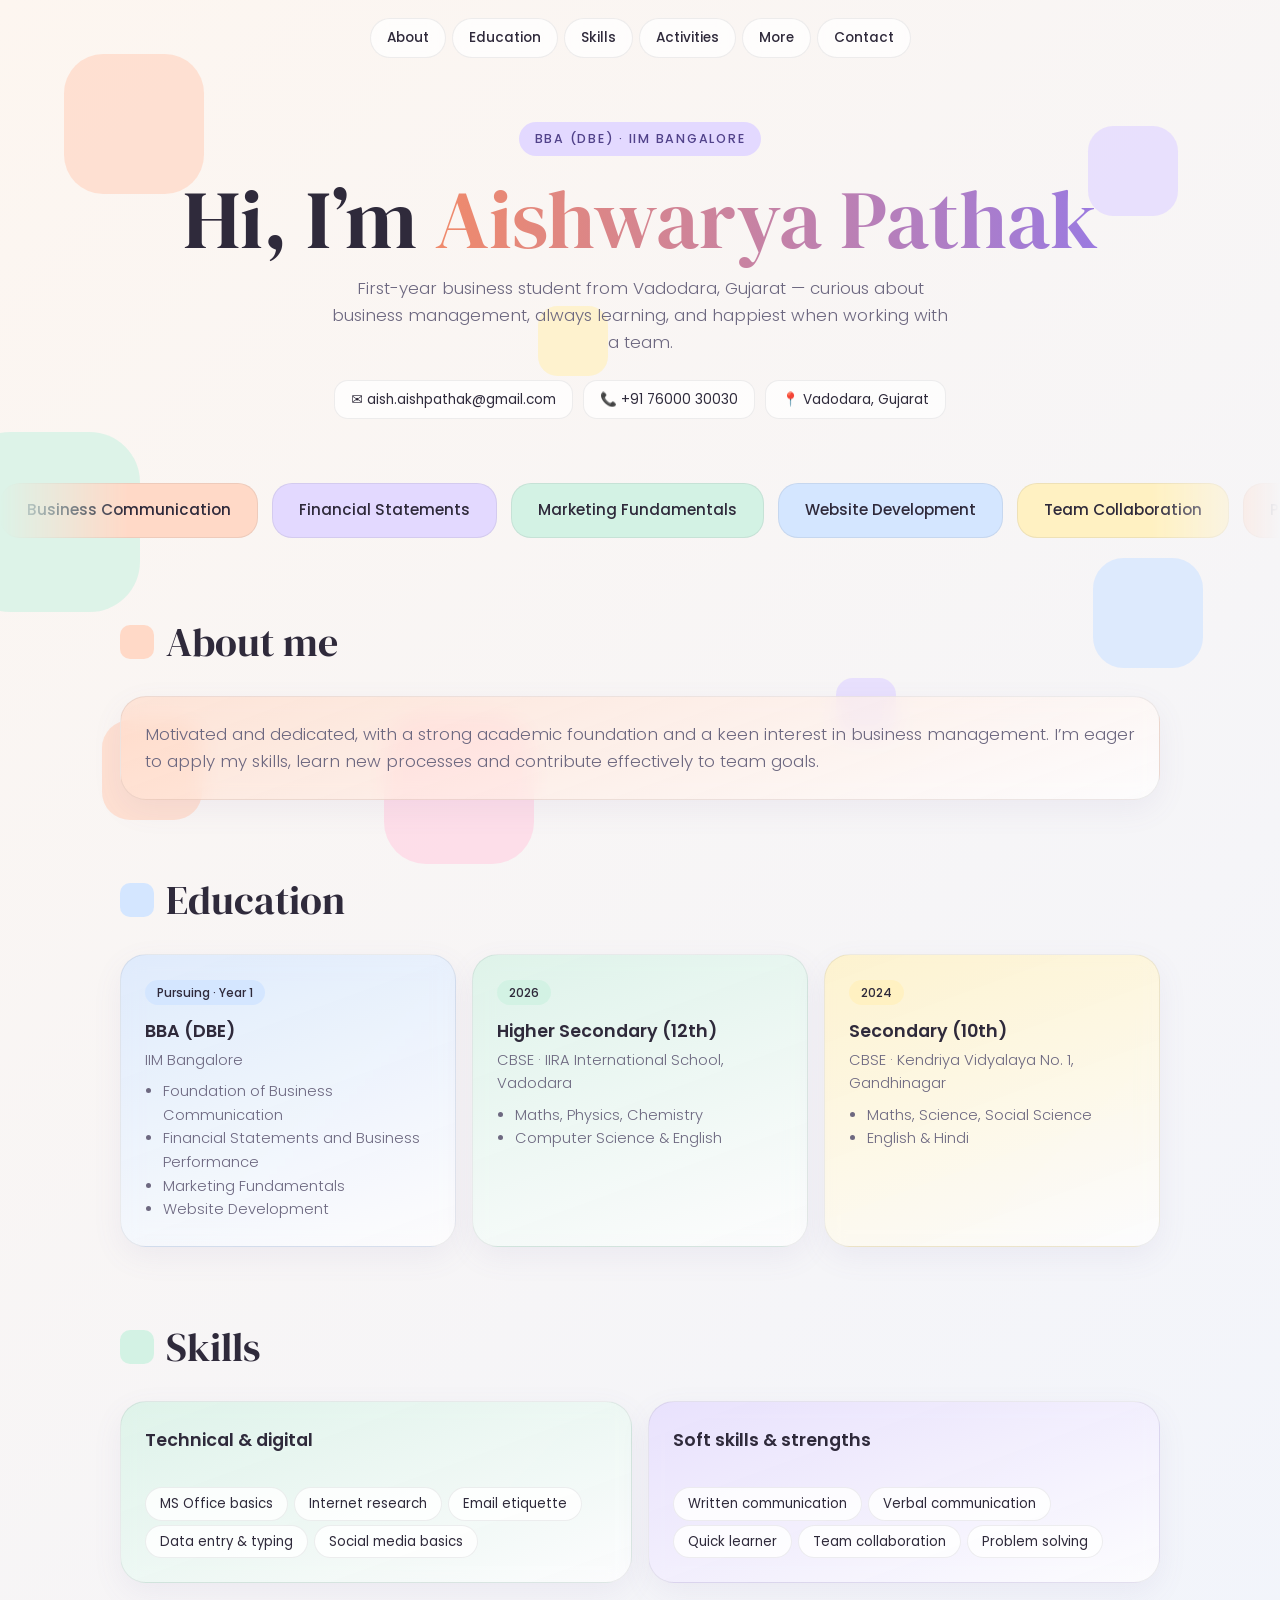
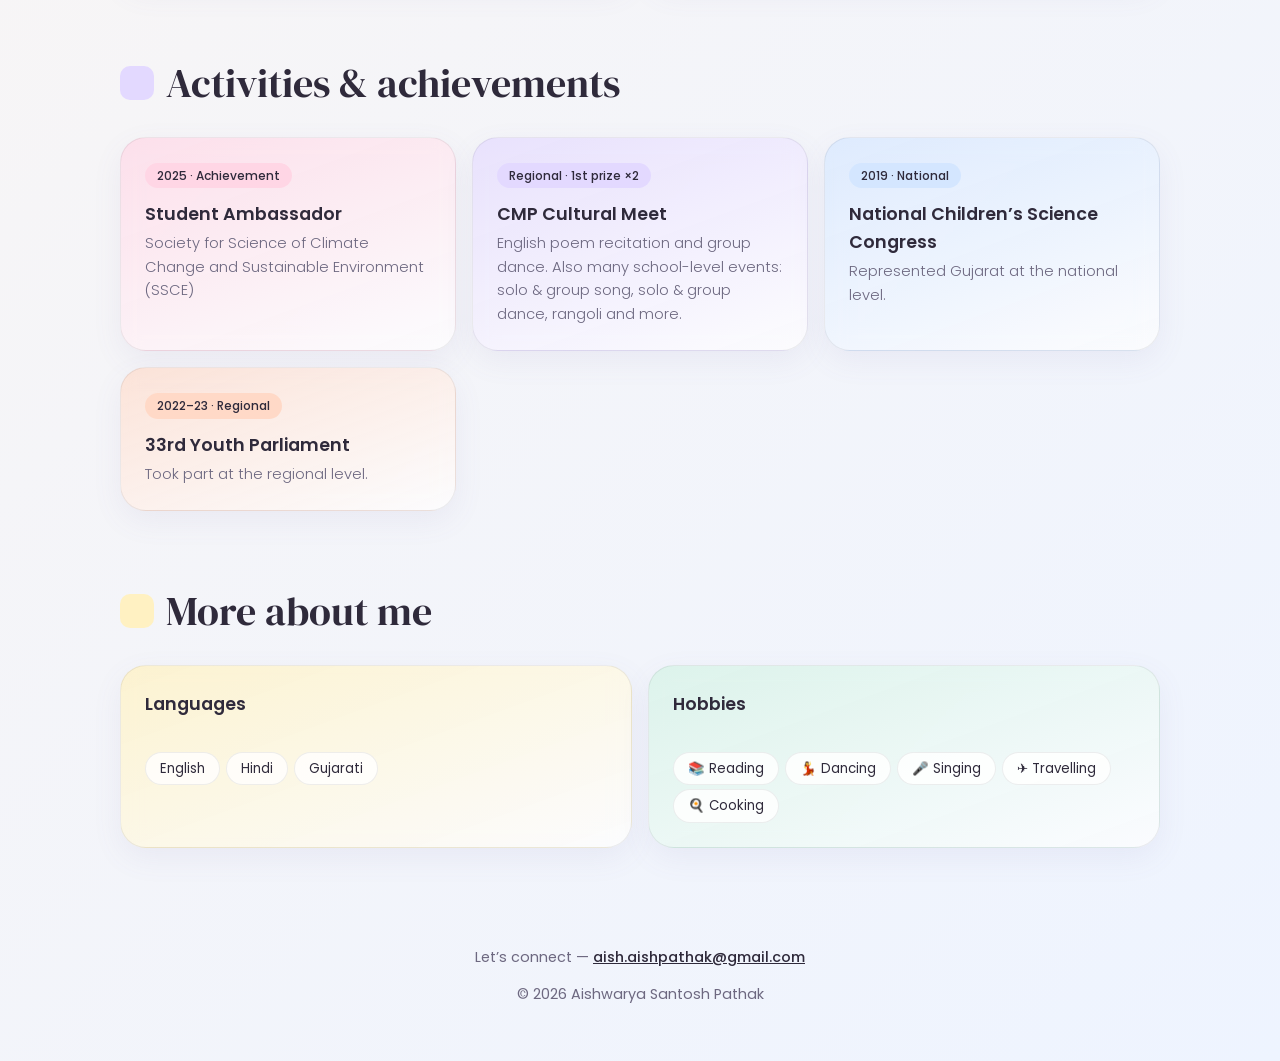
<file: index.html>
<!DOCTYPE html>
<html lang="en">
<head>
<meta charset="utf-8">
<meta name="viewport" content="width=device-width, initial-scale=1, viewport-fit=cover">
<title>Aishwarya Pathak — Resume</title>
<link rel="preconnect" href="https://fonts.googleapis.com">
<link href="https://fonts.googleapis.com/css2?family=DM+Serif+Display&family=Poppins:wght@300;400;500;600&display=swap" rel="stylesheet">
<link rel="stylesheet" href="style.css">
</head>
<body>

<div class="tiles" aria-hidden="true"><i></i><i></i><i></i><i></i><i></i><i></i><i></i><i></i></div>

<header class="wrap">
  <nav>
    <a href="#about">About</a><a href="#education">Education</a><a href="#skills">Skills</a>
    <a href="#activities">Activities</a><a href="#more">More</a><a href="#contact">Contact</a>
  </nav>
  <div class="hero">
    <span class="badge">BBA (DBE) · IIM Bangalore</span>
    <h1>Hi, I’m <span>Aishwarya Pathak</span></h1>
    <p>First-year business student from Vadodara, Gujarat — curious about business management, always learning, and happiest when working with a team.</p>
    <div class="chips">
      <a class="chip" href="mailto:aish.aishpathak@gmail.com">✉️ aish.aishpathak@gmail.com</a>
      <a class="chip" href="tel:+917600030030">📞 +91 76000 30030</a>
      <span class="chip">📍 Vadodara, Gujarat</span>
    </div>
  </div>
</header>

<div class="marquee" aria-hidden="true">
  <div class="track">
    <span>Business Communication</span><span>Financial Statements</span><span>Marketing Fundamentals</span><span>Website Development</span><span>Team Collaboration</span><span>Problem Solving</span><span>Quick Learner</span><span>Youth Parliament</span>
    <span>Business Communication</span><span>Financial Statements</span><span>Marketing Fundamentals</span><span>Website Development</span><span>Team Collaboration</span><span>Problem Solving</span><span>Quick Learner</span><span>Youth Parliament</span>
  </div>
</div>

<main class="wrap">

  <section id="about">
    <h2>About me</h2>
    <div class="grid">
      <div class="card c1 wide">
        <p style="font-size:1.05rem">Motivated and dedicated, with a strong academic foundation and a keen interest in business management. I’m eager to apply my skills, learn new processes and contribute effectively to team goals.</p>
      </div>
    </div>
  </section>

  <section id="education">
    <h2>Education</h2>
    <div class="grid">
      <div class="card c2">
        <span class="tag" style="background:var(--sky)">Pursuing · Year 1</span>
        <h3>BBA (DBE)</h3>
        <p>IIM Bangalore</p>
        <ul><li>Foundation of Business Communication</li><li>Financial Statements and Business Performance</li><li>Marketing Fundamentals</li><li>Website Development</li></ul>
      </div>
      <div class="card c3">
        <span class="tag" style="background:var(--mint)">2026</span>
        <h3>Higher Secondary (12th)</h3>
        <p>CBSE · IIRA International School, Vadodara</p>
        <ul><li>Maths, Physics, Chemistry</li><li>Computer Science &amp; English</li></ul>
      </div>
      <div class="card c5">
        <span class="tag" style="background:var(--butter)">2024</span>
        <h3>Secondary (10th)</h3>
        <p>CBSE · Kendriya Vidyalaya No. 1, Gandhinagar</p>
        <ul><li>Maths, Science, Social Science</li><li>English &amp; Hindi</li></ul>
      </div>
    </div>
  </section>

  <section id="skills">
    <h2>Skills</h2>
    <div class="grid">
      <div class="card c3">
        <h3>Technical &amp; digital</h3><br>
        <span class="pill">MS Office basics</span><span class="pill">Internet research</span><span class="pill">Email etiquette</span><span class="pill">Data entry &amp; typing</span><span class="pill">Social media basics</span>
      </div>
      <div class="card c4">
        <h3>Soft skills &amp; strengths</h3><br>
        <span class="pill">Written communication</span><span class="pill">Verbal communication</span><span class="pill">Quick learner</span><span class="pill">Team collaboration</span><span class="pill">Problem solving</span>
      </div>
    </div>
  </section>

  <section id="activities">
    <h2>Activities &amp; achievements</h2>
    <div class="grid">
      <div class="card c6">
        <span class="tag" style="background:var(--rose)">2025 · Achievement</span>
        <h3>Student Ambassador</h3>
        <p>Society for Science of Climate Change and Sustainable Environment (SSCE)</p>
      </div>
      <div class="card c4">
        <span class="tag" style="background:var(--lilac)">Regional · 1st prize ×2</span>
        <h3>CMP Cultural Meet</h3>
        <p>English poem recitation and group dance. Also many school-level events: solo &amp; group song, solo &amp; group dance, rangoli and more.</p>
      </div>
      <div class="card c2">
        <span class="tag" style="background:var(--sky)">2019 · National</span>
        <h3>National Children’s Science Congress</h3>
        <p>Represented Gujarat at the national level.</p>
      </div>
      <div class="card c1">
        <span class="tag" style="background:var(--peach)">2022–23 · Regional</span>
        <h3>33rd Youth Parliament</h3>
        <p>Took part at the regional level.</p>
      </div>
    </div>
  </section>

  <section id="more">
    <h2>More about me</h2>
    <div class="grid">
      <div class="card c5">
        <h3>Languages</h3><br>
        <span class="pill">English</span><span class="pill">Hindi</span><span class="pill">Gujarati</span>
      </div>
      <div class="card c3">
        <h3>Hobbies</h3><br>
        <span class="pill">📚 Reading</span><span class="pill">💃 Dancing</span><span class="pill">🎤 Singing</span><span class="pill">✈️ Travelling</span><span class="pill">🍳 Cooking</span>
      </div>
    </div>
  </section>

</main>

<footer id="contact">
  <p>Let’s connect — <a href="mailto:aish.aishpathak@gmail.com">aish.aishpathak@gmail.com</a></p>
  <p>© 2026 Aishwarya Santosh Pathak</p>
</footer>

</body>
</html>
</file>
<file: style.css>
:root{
  --bg1:#fdf6f0; --bg2:#eef4ff; --ink:#2f2a3b; --muted:#6d6880;
  --peach:#ffd9c7; --lilac:#e3d9ff; --mint:#d3f2e4; --sky:#d4e6ff; --butter:#fff1c2; --rose:#ffd6e5;
  --card:rgba(255,255,255,.72); --line:rgba(47,42,59,.08);
  --serif:"DM Serif Display",Georgia,"Times New Roman",serif;
  --sans:"Poppins",system-ui,-apple-system,"Segoe UI",Roboto,Arial,sans-serif;
  color-scheme:light;
  box-sizing:border-box;
  padding-top:env(safe-area-inset-top,0px);
  padding-bottom:env(safe-area-inset-bottom,0px);
}
html{scroll-behavior:smooth;scroll-padding-top:env(safe-area-inset-top,0px)}
*,*::before,*::after{box-sizing:border-box}
body{margin:0;font-family:var(--sans);color:var(--ink);line-height:1.6;
  background:linear-gradient(135deg,var(--bg1),var(--bg2));min-height:100vh;overflow-x:hidden}

/* ---------- moving background tiles ---------- */
.tiles{position:fixed;inset:0;z-index:0;overflow:hidden;pointer-events:none}
.tiles i{position:absolute;display:block;border-radius:28%;opacity:.75;animation:drift 22s ease-in-out infinite alternate}
.tiles i:nth-child(1){width:140px;height:140px;background:var(--peach);top:6%;left:5%;animation-duration:20s}
.tiles i:nth-child(2){width:90px;height:90px;background:var(--lilac);top:14%;right:8%;animation-duration:26s;animation-delay:-4s}
.tiles i:nth-child(3){width:180px;height:180px;background:var(--mint);top:48%;left:-40px;animation-duration:30s;animation-delay:-9s}
.tiles i:nth-child(4){width:110px;height:110px;background:var(--sky);top:62%;right:6%;animation-duration:24s;animation-delay:-2s}
.tiles i:nth-child(5){width:70px;height:70px;background:var(--butter);top:34%;left:42%;animation-duration:18s;animation-delay:-7s}
.tiles i:nth-child(6){width:150px;height:150px;background:var(--rose);bottom:4%;left:30%;animation-duration:28s;animation-delay:-12s}
.tiles i:nth-child(7){width:60px;height:60px;background:var(--lilac);bottom:18%;right:30%;animation-duration:16s;animation-delay:-5s}
.tiles i:nth-child(8){width:100px;height:100px;background:var(--peach);top:80%;left:8%;animation-duration:23s;animation-delay:-14s}
@keyframes drift{
  0%{transform:translate(0,0) rotate(0deg)}
  50%{transform:translate(40px,-60px) rotate(45deg) scale(1.08)}
  100%{transform:translate(-30px,50px) rotate(95deg) scale(.95)}
}

/* ---------- layout ---------- */
main,header,footer{position:relative;z-index:1}
.wrap{max-width:1080px;margin:0 auto;padding:0 20px}
nav{display:flex;gap:6px;flex-wrap:wrap;justify-content:center;padding:18px 0 0}
nav a{color:var(--ink);text-decoration:none;font-size:.85rem;font-weight:500;padding:8px 16px;border-radius:999px;
  background:var(--card);border:1px solid var(--line);backdrop-filter:blur(8px);transition:transform .25s,background .25s}
nav a:hover{transform:translateY(-3px);background:#fff}

.hero{text-align:center;padding:64px 0 36px}
.badge{display:inline-block;font-size:.78rem;letter-spacing:.14em;text-transform:uppercase;padding:7px 16px;border-radius:999px;
  background:var(--lilac);color:#51428a;font-weight:500}
h1{font-family:var(--serif);font-weight:400;font-size:clamp(2.6rem,8vw,5.2rem);line-height:1.05;margin:20px 0 12px}
h1 span{background:linear-gradient(90deg,#f08a6b,#9b7ae0,#5aa6e8,#f08a6b);background-size:300% 100%;
  -webkit-background-clip:text;background-clip:text;color:transparent;animation:shine 8s linear infinite}
@keyframes shine{to{background-position:300% 0}}
.hero p{max-width:620px;margin:0 auto;color:var(--muted);font-weight:300;font-size:1.05rem}
.chips{display:flex;gap:10px;flex-wrap:wrap;justify-content:center;margin-top:24px}
.chip{padding:8px 16px;border-radius:14px;background:var(--card);border:1px solid var(--line);font-size:.85rem;
  text-decoration:none;color:var(--ink);transition:transform .25s}
.chip:hover{transform:translateY(-3px) rotate(-1.5deg)}

/* ---------- marquee of tiles ---------- */
.marquee{overflow:hidden;padding:18px 0;margin:10px 0 20px;position:relative;z-index:1;
  -webkit-mask-image:linear-gradient(90deg,transparent,#000 10%,#000 90%,transparent);
  mask-image:linear-gradient(90deg,transparent,#000 10%,#000 90%,transparent)}
.track{display:flex;gap:14px;width:max-content;animation:slide 32s linear infinite}
.marquee:hover .track{animation-play-state:paused}
.track span{padding:14px 26px;border-radius:20px;font-weight:500;font-size:.95rem;white-space:nowrap;color:var(--ink);border:1px solid var(--line)}
.track span:nth-child(5n+1){background:var(--peach)}
.track span:nth-child(5n+2){background:var(--lilac)}
.track span:nth-child(5n+3){background:var(--mint)}
.track span:nth-child(5n+4){background:var(--sky)}
.track span:nth-child(5n+5){background:var(--butter)}
@keyframes slide{to{transform:translateX(-50%)}}

/* ---------- sections & cards ---------- */
section{padding:34px 0}
h2{font-family:var(--serif);font-weight:400;font-size:clamp(1.8rem,4vw,2.5rem);margin:0 0 22px;display:flex;align-items:center;gap:12px}
h2::before{content:"";width:34px;height:34px;border-radius:10px;background:var(--peach);animation:spin 9s linear infinite}
#education h2::before{background:var(--sky)} #skills h2::before{background:var(--mint)}
#activities h2::before{background:var(--lilac)} #more h2::before{background:var(--butter)}
@keyframes spin{50%{border-radius:50%}to{transform:rotate(360deg)}}

.grid{display:grid;gap:16px;grid-template-columns:repeat(auto-fit,minmax(250px,1fr))}
.card{background:var(--card);border:1px solid var(--line);border-radius:26px;padding:24px;backdrop-filter:blur(10px);
  box-shadow:0 10px 30px rgba(120,100,160,.08);transition:transform .35s,box-shadow .35s;
  animation:rise .8s ease both}
.card:nth-child(2){animation-delay:.1s}.card:nth-child(3){animation-delay:.2s}.card:nth-child(4){animation-delay:.3s}
.card:hover{transform:translateY(-8px) rotate(-.6deg);box-shadow:0 20px 40px rgba(120,100,160,.16)}
@keyframes rise{from{opacity:0;transform:translateY(24px)}to{opacity:1;transform:none}}
.card h3{margin:0 0 4px;font-size:1.1rem;font-weight:600}
.card .tag{display:inline-block;font-size:.75rem;font-weight:500;padding:3px 12px;border-radius:999px;margin-bottom:12px}
.card p,.card li{color:var(--muted);font-size:.92rem;font-weight:300;margin:0}
.card ul{padding-left:18px;margin:8px 0 0}
.c1{background:linear-gradient(160deg,rgba(255,217,199,.65),var(--card))}
.c2{background:linear-gradient(160deg,rgba(212,230,255,.7),var(--card))}
.c3{background:linear-gradient(160deg,rgba(211,242,228,.7),var(--card))}
.c4{background:linear-gradient(160deg,rgba(227,217,255,.7),var(--card))}
.c5{background:linear-gradient(160deg,rgba(255,241,194,.75),var(--card))}
.c6{background:linear-gradient(160deg,rgba(255,214,229,.7),var(--card))}
.wide{grid-column:1/-1}
.pill{display:inline-block;margin:4px 6px 0 0;padding:5px 14px;border-radius:999px;background:rgba(255,255,255,.8);
  border:1px solid var(--line);font-size:.83rem;color:var(--ink);font-weight:400}

footer{text-align:center;padding:50px 20px 40px;color:var(--muted);font-size:.9rem}
footer a{color:var(--ink);font-weight:500}

@media (prefers-reduced-motion:reduce){
  *,*::before,*::after{animation-duration:.01ms!important;animation-iteration-count:1!important;scroll-behavior:auto!important}
}
</file>
